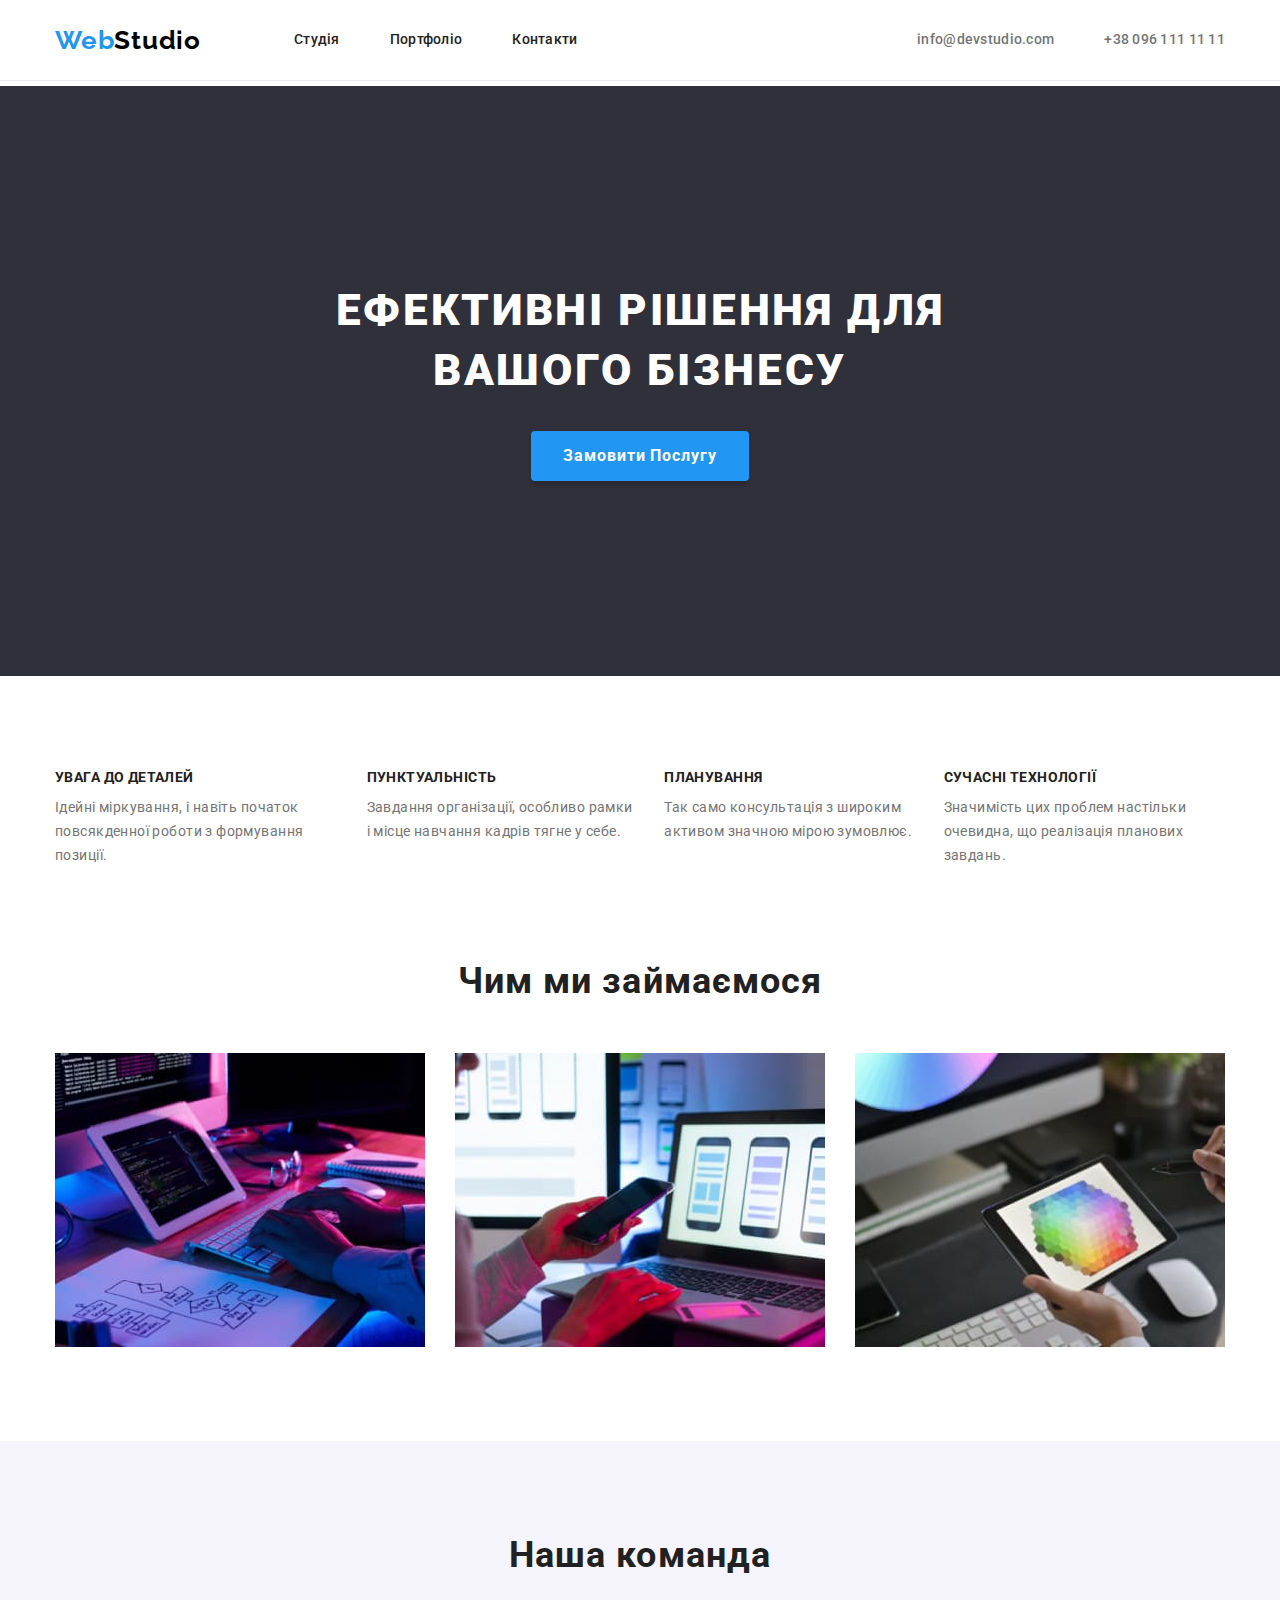
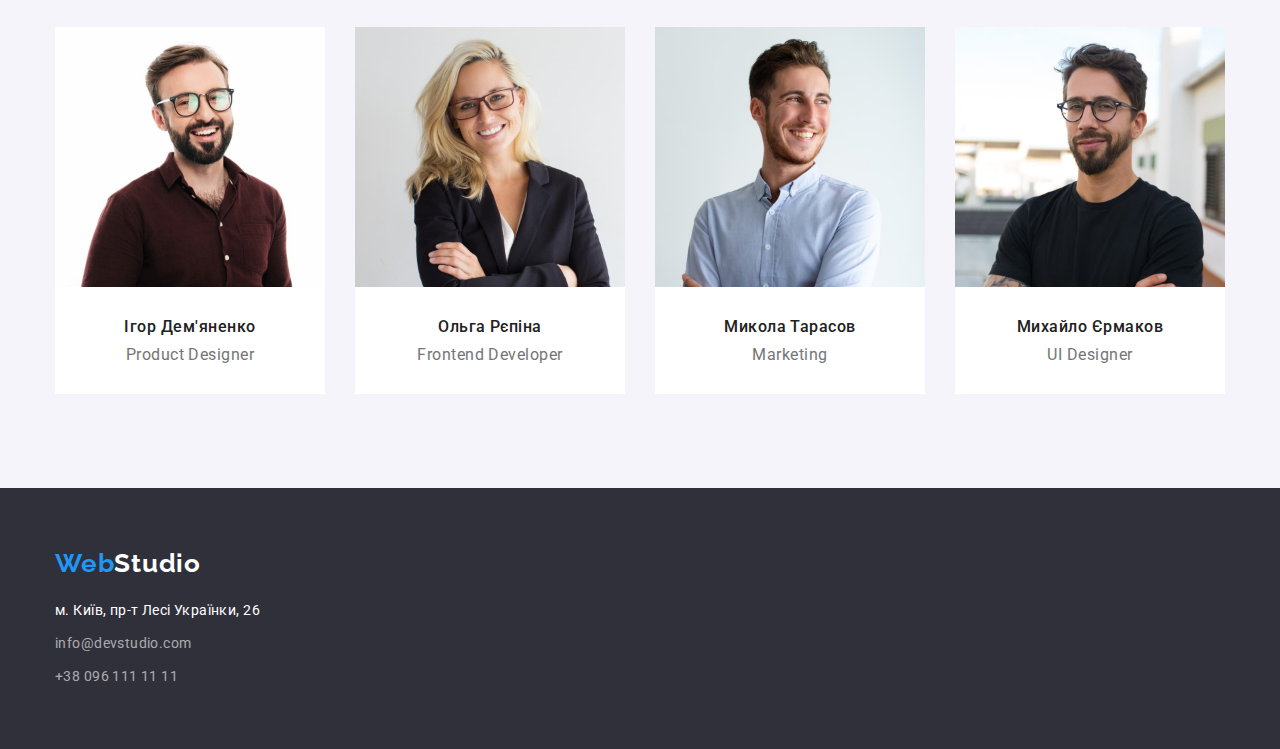
<file: index.html>
<!DOCTYPE html>
<html lang="uk">
  <head>
    <meta charset="UTF-8" />
    <meta http-equiv="X-UA-Compatible" content="IE=edge" />
    <meta name="viewport" content="width=device-width, initial-scale=1.0" />
    <link rel="preconnect" href="https://fonts.googleapis.com" />
    <link rel="preconnect" href="https://fonts.gstatic.com" crossorigin />
    <link
      href="https://fonts.googleapis.com/css2?family=Raleway:wght@700&family=Roboto:wght@400;500;700;900&display=swap"
      rel="stylesheet"
    />
    <link
      rel="stylesheet"
      href="https://cdnjs.cloudflare.com/ajax/libs/modern-normalize/1.1.0/modern-normalize.min.css"
    />
    <link rel="stylesheet" href="./css/styles.css" />
    <title>WebStudio</title>
  </head>
  <body>
    <header class="header">
      <div class="container block">
        <nav class="header-nav">
          <a href="./index.html" class="logo link"
            >Web<span class="second-word">Studio</span></a
          >

          <ul class="nav-list list">
            <li class="contact-item">
              <a href="#" class="nav-link link">Студiя</a>
            </li>
            <li class="contact-item">
              <a href="./portfolio.html" class="nav-link link">Портфолiо</a>
            </li>
            <li class="contact-item">
              <a href="#" class="nav-link link">Контакти</a>
            </li>
          </ul>
        </nav>
        <ul class="contact-list list">
          <li class="contact-item">
            <a href="mailto:info@devstudio.com" class="contact-link link"
              >info@devstudio.com</a
            >
          </li>
          <li class="contact-item">
            <a href="tel:+380961111111" class="contact-link link"
              >+38 096 111 11 11</a
            >
          </li>
        </ul>
      </div>
    </header>
    <main>
      <section class="hero">
        <div class="container">
          <h1 class="hero-title">
            Ефективні рішення для<br />
            вашого бізнесу
          </h1>
          <button class="hero-btn" type="button">Замовити Послугу</button>
        </div>
      </section>

      <section class="section-advantages">
        <div class="container">
          <h2 class="title visually-hidden">Наші переваги</h2>
          <!--  далее уберается с помощью css  -->
          <ul class="advantages-list list">
            <li class="advantages-item item">
              <h3 class="advantages-title">увага до деталей</h3>
              <p class="advantages-text">
                Ідейні міркування, і навіть початок повсякденної роботи з
                формування позиції.
              </p>
            </li>
            <li class="advantages-item item">
              <h3 class="advantages-title">пунктуальнiсть</h3>
              <p class="advantages-text">
                Завдання організації, особливо рамки і місце навчання кадрів
                тягне у себе.
              </p>
            </li>
            <li class="advantages-item item">
              <h3 class="advantages-title">планування</h3>
              <p class="advantages-text">
                Так само консультація з широким активом значною мірою зумовлює.
              </p>
            </li>
            <li class="advantages-item item">
              <h3 class="advantages-title">сучаснi технологiї</h3>
              <p class="advantages-text">
                Значимість цих проблем настільки очевидна, що реалізація
                планових завдань.
              </p>
            </li>
          </ul>
        </div>
      </section>
      <section class="section-work section">
        <div class="container">
          <h2 class="title">Чим ми займаємося</h2>
          <ul class="work-list list">
            <li class="work-item item">
              <img
                class="work-image"
                src="./images/softengineer.jpg"
                width="370"
                alt="softengineer"
              />
            </li>

            <li class="work-item item">
              <img
                class="work-image"
                src="./images/mobiledev.jpg"
                width="370"
                alt="mobiledev"
              />
            </li>

            <li class="work-item item">
              <img
                class="work-image"
                src="./images/gamedev.jpg"
                width="370"
                alt="gamedev"
              />
            </li>
          </ul>
        </div>
      </section>
      <section class="section-team section">
        <div class="container">
          <h2 class="title">Наша команда</h2>
          <ul class="team-list list">
            <li class="team-item item">
              <img
                class="team-image"
                src="./images/igor.jpg"
                width="270"
                alt="igor"
              />
              <h3 class="team-name">Ігор Дем'яненко</h3>
              <p class="team-position">Product Designer</p>
            </li>
            <li class="team-item item">
              <img
                class="team-image"
                src="./images/olga.jpg"
                width="270"
                alt="olga"
              />
              <h3 class="team-name">Ольга Рєпіна</h3>
              <p class="team-position">Frontend Developer</p>
            </li>
            <li class="team-item item">
              <img
                class="team-image"
                src="./images/mukola.jpg"
                width="270"
                alt="mukola"
              />
              <h3 class="team-name">Микола Тарасов</h3>
              <p class="team-position">Marketing</p>
            </li>
            <li class="team-item item">
              <img
                class="team-image"
                src="./images/muhailo.jpg"
                width="270"
                alt="muhailo"
              />
              <h3 class="team-name">Михайло Єрмаков</h3>
              <p class="team-position">UI Designer</p>
            </li>
          </ul>
        </div>
      </section>
    </main>
    <footer class="footer">
      <div class="container">
        <a href="/" class="logo link"
          >Web<span class="footer-second-word">Studio</span></a
        >
        <address class="footer-address">
          <ul class="footer-list list">
            <li class="footer-item">
              <a
                class="footer-link link location"
                href="https://goo.gl/maps/rSGDT6scq2BDMD889"
                >м. Київ, пр-т Лесі Українки, 26</a
              >
            </li>
            <li class="footer-item">
              <a class="footer-link link" href="mailto:info@devstudio.com"
                >info@devstudio.com</a
              >
            </li>
            <li class="footer-item">
              <a class="footer-link link" href="tel:+380961111111"
                >+38 096 111 11 11</a
              >
            </li>
          </ul>
        </address>
      </div>
    </footer>
  </body>
</html>
</file>
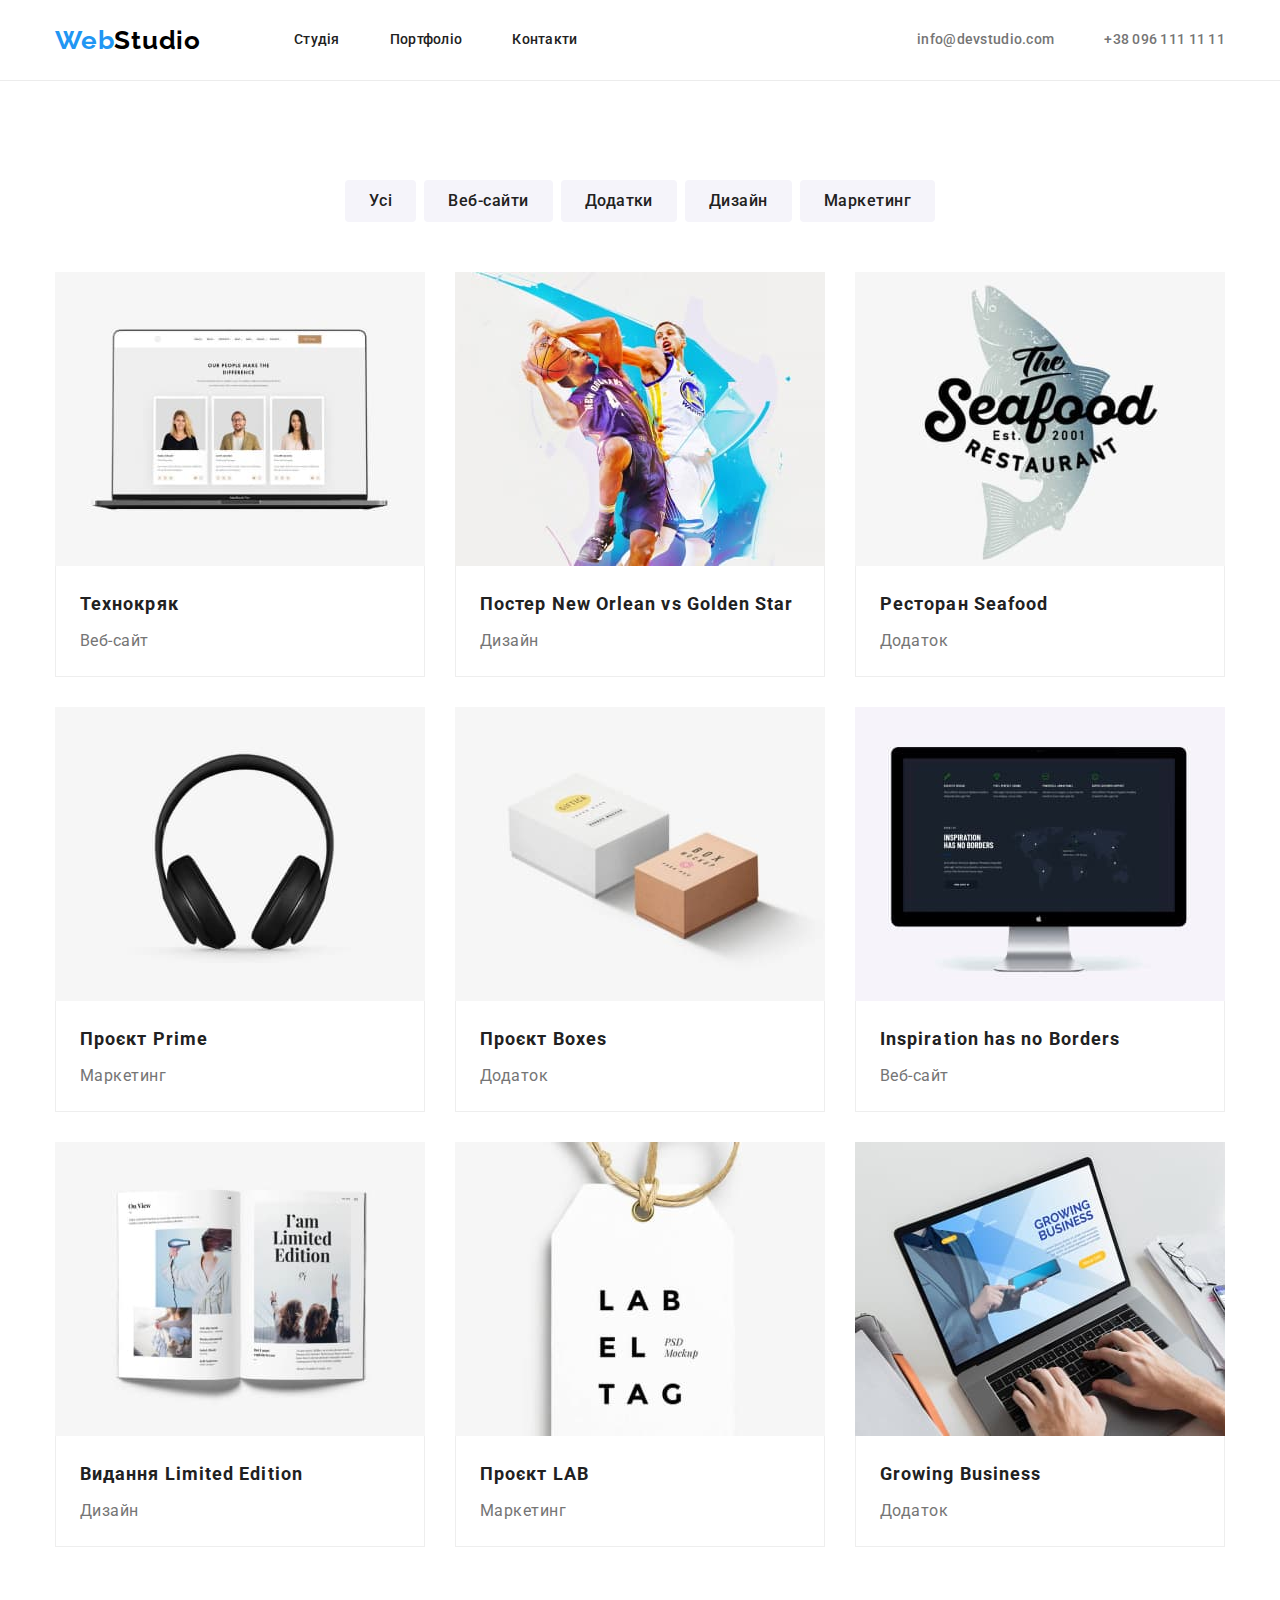
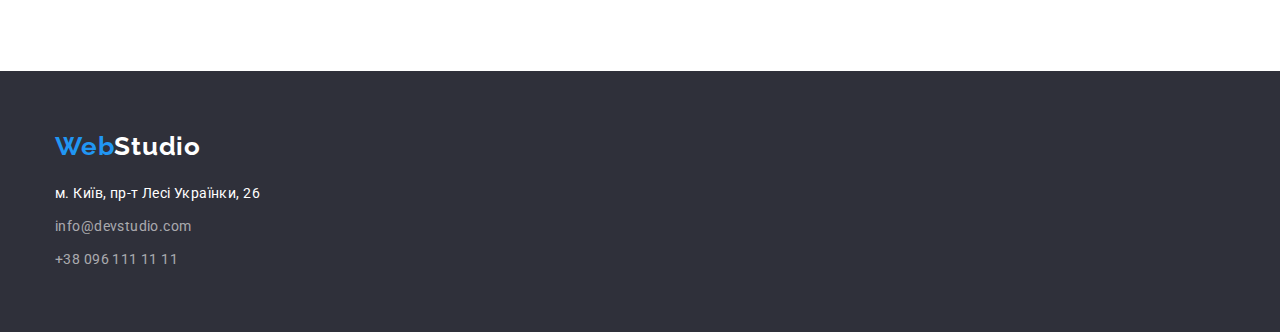
<file: portfolio.html>
<!DOCTYPE html>
<html lang="uk">
  <head>
    <meta charset="UTF-8" />
    <meta http-equiv="X-UA-Compatible" content="IE=edge" />
    <meta name="viewport" content="width=device-width, initial-scale=1.0" />
    <link rel="preconnect" href="https://fonts.googleapis.com" />
    <link rel="preconnect" href="https://fonts.gstatic.com" crossorigin />
    <link
      href="https://fonts.googleapis.com/css2?family=Raleway:wght@700&family=Roboto:wght@400;500;700;900&display=swap"
      rel="stylesheet"
    />
    <link
      rel="stylesheet"
      href="https://cdnjs.cloudflare.com/ajax/libs/modern-normalize/1.1.0/modern-normalize.min.css"
    />
    <link rel="stylesheet" href="./css/styles.css" />
    <title>WebStudio</title>
  </head>
  <body>
    <header class="header">
      <div class="container block">
        <nav class="header-nav">
          <a href="./index.html" class="logo link"
            >Web<span class="second-word">Studio</span></a
          >

          <ul class="nav-list list">
            <li class="contact-item">
              <a href="./index.html" class="nav-link link">Студiя</a>
            </li>
            <li class="contact-item">
              <a href="./portfolio.html" class="nav-link link">Портфолiо</a>
            </li>
            <li class="contact-item">
              <a href="#" class="nav-link link">Контакти</a>
            </li>
          </ul>
        </nav>
        <ul class="contact-list list">
          <li class="contact-item">
            <a href="mailto:info@devstudio.com" class="contact-link link"
              >info@devstudio.com</a
            >
          </li>
          <li class="contact-item">
            <a href="tel:+380961111111" class="contact-link link"
              >+38 096 111 11 11</a
            >
          </li>
        </ul>
      </div>
    </header>
    <main>
      <section class="portfolio section">
        <div class="container">
          <h1 class="portfolio-title visually-hidden">Наші проекти</h1>
          <ul class="portfolio-btn-list list">
            <li class="portfolio-btn-list-item">
              <button class="portfolio-btn" type="button">Уci</button>
            </li>
            <li class="portfolio-btn-list-item">
              <button class="portfolio-btn" type="button">Веб-сайти</button>
            </li>
            <li class="portfolio-btn-list-item">
              <button class="portfolio-btn" type="button">Додатки</button>
            </li>
            <li class="portfolio-btn-list-item">
              <button class="portfolio-btn" type="button">Дизайн</button>
            </li>
            <li class="portfolio-btn-list-item">
              <button class="portfolio-btn" type="button">Маркетинг</button>
            </li>
          </ul>
          <ul class="portfolio-images-list list">
            <li class="portfolio-images-list-item">
              <img
                class="portfolio-image"
                src="./images/technoqua.jpg"
                alt="web site"
                width="370"
              />
              <div class="portfolio-image-description">
                <h2 class="portfolio-name">Технокряк</h2>
                <p class="portfolio-project">Веб-сайт</p>
              </div>
            </li>
            <li class="portfolio-images-list-item">
              <img
                class="portfolio-image"
                src="./images/basketball-post.jpg"
                alt="basketball post"
                width="370"
              />
              <div class="portfolio-image-description">
                <h2 class="portfolio-name">Постер New Orlean vs Golden Star</h2>
                <p class="portfolio-project">Дизайн</p>
              </div>
            </li>
            <li class="portfolio-images-list-item">
              <img
                class="portfolio-image"
                src="./images/restourant-seafood.jpg"
                alt="restourant seafood"
                width="370"
              />
              <div class="portfolio-image-description">
                <h2 class="portfolio-name">Ресторан Seafood</h2>
                <p class="portfolio-project">Додаток</p>
              </div>
            </li>
            <li class="portfolio-images-list-item">
              <img
                class="portfolio-image"
                src="./images/prime-project.jpg"
                alt="prime project"
                width="370"
              />
              <div class="portfolio-image-description">
                <h2 class="portfolio-name">Проєкт Prime</h2>
                <p class="portfolio-project">Маркетинг</p>
              </div>
            </li>
            <li class="portfolio-images-list-item">
              <img
                class="portfolio-image"
                src="./images/boxes-project.jpg"
                alt="boxes project"
                width="370"
              />
              <div class="portfolio-image-description">
                <h2 class="portfolio-name">Проєкт Boxes</h2>
                <p class="portfolio-project">Додаток</p>
              </div>
            </li>
            <li class="portfolio-images-list-item">
              <img
                class="portfolio-image"
                src="./images/inspiration.jpg"
                alt="inspiration"
                width="370"
              />
              <div class="portfolio-image-description">
                <h2 class="portfolio-name">Inspiration has no Borders</h2>
                <p class="portfolio-project">Веб-сайт</p>
              </div>
            </li>
            <li class="portfolio-images-list-item">
              <img
                class="portfolio-image"
                src="./images/limited-edition.jpg"
                alt="limited edition"
                width="370"
              />
              <div class="portfolio-image-description">
                <h2 class="portfolio-name">Видання Limited Edition</h2>
                <p class="portfolio-project">Дизайн</p>
              </div>
            </li>
            <li class="portfolio-images-list-item">
              <img
                class="portfolio-image"
                src="./images/lab-project.jpg"
                alt="lab project"
                width="370"
              />
              <div class="portfolio-image-description">
                <h2 class="portfolio-name">Проєкт LAB</h2>
                <p class="portfolio-project">Маркетинг</p>
              </div>
            </li>
            <li class="portfolio-images-list-item">
              <img
                class="portfolio-image"
                src="./images/growing-business.jpg"
                alt="growing business"
                width="370"
              />
              <div class="portfolio-image-description">
                <h2 class="portfolio-name">Growing Business</h2>
                <p class="portfolio-project">Додаток</p>
              </div>
            </li>
          </ul>
        </div>
      </section>
    </main>
    <footer class="footer">
      <div class="container">
        <a href="/" class="logo link"
          >Web<span class="footer-second-word">Studio</span></a
        >
        <address class="footer-address">
          <ul class="footer-list list">
            <li class="footer-item">
              <a
                class="footer-link link location"
                href="https://goo.gl/maps/rSGDT6scq2BDMD889"
                >м. Київ, пр-т Лесі Українки, 26</a
              >
            </li>
            <li class="footer-item">
              <a class="footer-link link" href="mailto:info@devstudio.com"
                >info@devstudio.com</a
              >
            </li>
            <li class="footer-item">
              <a class="footer-link link" href="tel:+380961111111"
                >+38 096 111 11 11</a
              >
            </li>
          </ul>
        </address>
      </div>
    </footer>
  </body>
</html>
</file>
<file: css/styles.css>
*,
*::before,
*::after {
  box-sizing: border-box;
}

/* Убираем внутренние отступы */
ul,
ol {
  padding: 0;
  margin: 0;
}

/* Убираем внешние отступы */
body,
h1,
h2,
h3,
h4,
h5,
h6,
p,
ul,
ol {
  margin: 0;
}

:root {
  --main-color: #757575;
  --black-color: #212121;
  --main-bg-color: #fff;
  --accent-color: #2196f3;
  --white-text-color: #fff;
  --image-bg-color: blanchedalmond;
  --margin-left-for-lists: 30px;
  --font-weight-bold: 700;
}
body {
  font-family: "Roboto", sans-serif;
  background-color: var(--main-bg-color);
  color: var(--main-color);
}

.list {
  list-style: none;
}

.link {
  display: block;
  text-decoration: none;
}

.container {
  max-width: 1200px;
  padding: 0 15px;
  margin: 0 auto;
}

img {
  display: block;
}

.section {
  padding: 94px 0;
}

/*header*/
.header::after {
  content: "";
  display: block;
  border-bottom: 1px solid #ececec;
  margin-bottom: 5px;
}

.block {
  display: flex;
}

.header-nav {
  display: flex;
  align-items: center;
}

.nav-list {
  display: flex;
  align-items: center;
  margin-left: 93px;
}

.nav-link {
  padding: 32px 0;
}

.contact-item:not(:first-child) {
  margin-left: 50px;
}

.logo {
  font-family: "Raleway", sans-serif;
  font-weight: var(--font-weight-bold);
  font-size: 26px;
  line-height: 1.19;
  letter-spacing: 0.03em;
  color: var(--accent-color);
}

.contact-list {
  display: flex;
  align-items: center;
  margin-left: auto;
}

.item:not(:first-child) {
  margin-left: var(--margin-left-for-lists);
}
.second-word {
  color: #000;
}
.nav-link,
.contact-link {
  font-weight: 500;
  font-size: 14px;
  line-height: 1.14;
  letter-spacing: 0.02em;
  color: var(--black-color);
}

.contact-link {
  color: inherit;
}

.nav-link:hover,
.nav-link:focus,
.contact-link:hover,
.contact-link:focus,
.footer-link:hover,
.footer-link:focus {
  color: var(--accent-color);
}

/*----------hero----------*/

.hero,
.footer {
  background-color: #2f303a;
}

.hero {
  padding: 195px 0;
  text-align: center;
}

.hero-title {
  margin-bottom: 30px;
  font-weight: 900;
  font-size: 44px;
  line-height: 1.36;
  letter-spacing: 0.06em;
  text-transform: uppercase;
  color: var(--white-text-color);
}

.hero-btn {
  padding: 10px 32px;
  font-family: inherit;
  font-weight: var(--font-weight-bold);
  font-size: 16px;
  line-height: 1.88;
  letter-spacing: 0.06em;
  color: var(--white-text-color);
  background-color: var(--accent-color);
  box-shadow: 0px 4px 4px rgba(0, 0, 0, 0.15);
  border-radius: 4px;
  border: none;
  cursor: pointer;
}

.hero-btn:hover,
.hero-btn:focus {
  background-color: #188ce8;
}

/*---------advantages--------*/

.visually-hidden {
  position: absolute;
  width: 1px;
  height: 1px;
  margin: -1px;
  border: 0;
  padding: 0;
  white-space: nowrap;
  clip-path: inset(100%);
  clip: rect(0 0 0 0);
  overflow: hidden;
}

.section-advantages {
  padding: 94px 0 0;
}

.advantages-list {
  display: flex;
}

.advantages-item {
  flex-basis: calc((100% -90px) / 4);
}

.title {
  margin-bottom: 50px;
  font-family: inherit;
  font-weight: var(--font-weight-bold);
  font-size: 36px;
  line-height: 1.16;
  text-align: center;
  letter-spacing: 0.03em;
  color: var(--black-color);
}

.advantages-title {
  margin-bottom: 10px;
  font-weight: var(--font-weight-bold);
  font-size: 14px;
  line-height: 1.14;
  letter-spacing: 0.03em;
  text-transform: uppercase;
  color: var(--black-color);
}

.advantages-text {
  font-size: 14px;
  line-height: 1.71;
  letter-spacing: 0.03em;
  color: inherit;
}

/*-----------our works-----------*/
.work-list {
  width: 100%;
  display: flex;
  justify-content: center;
}

.work-image,
.portfolio-image {
  display: block;
  height: 294px;
  background-color: var(--image-bg-color);
}

/*-----------our team-----------*/

.section-team {
  background-color: #f5f4fa;
  text-align: center;
}
.team-list {
  display: flex;
}

.team-item {
  flex-basis: calc((100% -90px) / 4);
  background-color: var(--main-bg-color);
}

.team-name {
  margin: 30px 0 10px;
  font-weight: 500;
  font-size: 16px;
  line-height: 1.19;
  letter-spacing: 0.03em;
  color: var(--black-color);
}

.team-position {
  margin-bottom: 30px;
  font-size: 16px;
  letter-spacing: 0.03em;
  color: inherit;
}

.team-image {
  display: block;
  height: 260px;
  background-color: var(--image-bg-color);
}

/*----------footer----------*/

.footer {
  padding: 60px 0;
}
.footer-second-word {
  color: var(--white-text-color);
}

.footer-address {
  margin-top: 20px;
  font-style: inherit;
}
.footer-item:not(:first-child) {
  margin-top: 9px;
}

.footer-link,
.location {
  font-weight: 400;
  font-size: 14px;
  line-height: 1.71;
  letter-spacing: 0.03em;
  color: rgba(255, 255, 255, 0.6);
}

.location {
  color: var(--white-text-color);
}

/*-----------portfolio-----------*/

.portfolio-btn-list {
  display: flex;
  align-items: center;
  justify-content: center;
  margin-bottom: 50px;
}

.portfolio-btn-list-item:not(:first-child) {
  margin-left: 8px;
}

.portfolio-btn {
  padding: 6px 22px;
  font-family: inherit;
  font-weight: 500;
  font-size: 16px;
  line-height: 1.62;
  text-align: center;
  letter-spacing: 0.03em;
  color: var(--black-color);
  background-color: #f5f4fa;
  border-radius: 4px;
  border-color: transparent;
  cursor: pointer;
}

.portfolio-btn:hover,
.portfolio-btn:focus {
  background-color: var(--accent-color);
  color: var(--white-text-color);
}

.portfolio-image-description {
  padding: 20px 24px;
  border-left: 1px solid #eeeeee;
  border-right: 1px solid #eeeeee;
  border-bottom: 1px solid #eeeeee;
}

.portfolio-name {
  margin-bottom: 4px;
  font-family: inherit;
  font-weight: var(--font-weight-bold);
  font-size: 18px;
  line-height: 2;
  letter-spacing: 0.06em;
  color: var(--black-color);
}

.portfolio-project {
  font-family: inherit;
  font-size: 16px;
  line-height: 1.88;
  letter-spacing: 0.03em;
  color: var(--main-color);
}

.portfolio-images-list {
  display: flex;
  flex-wrap: wrap;
}

.portfolio-images-list-item {
  flex-basis: calc((100% - 60px) / 3);
  margin-bottom: 30px;
}

.portfolio-images-list-item:nth-child(3n + 2) {
  margin-right: 30px;
  margin-left: 30px;
}
</file>
